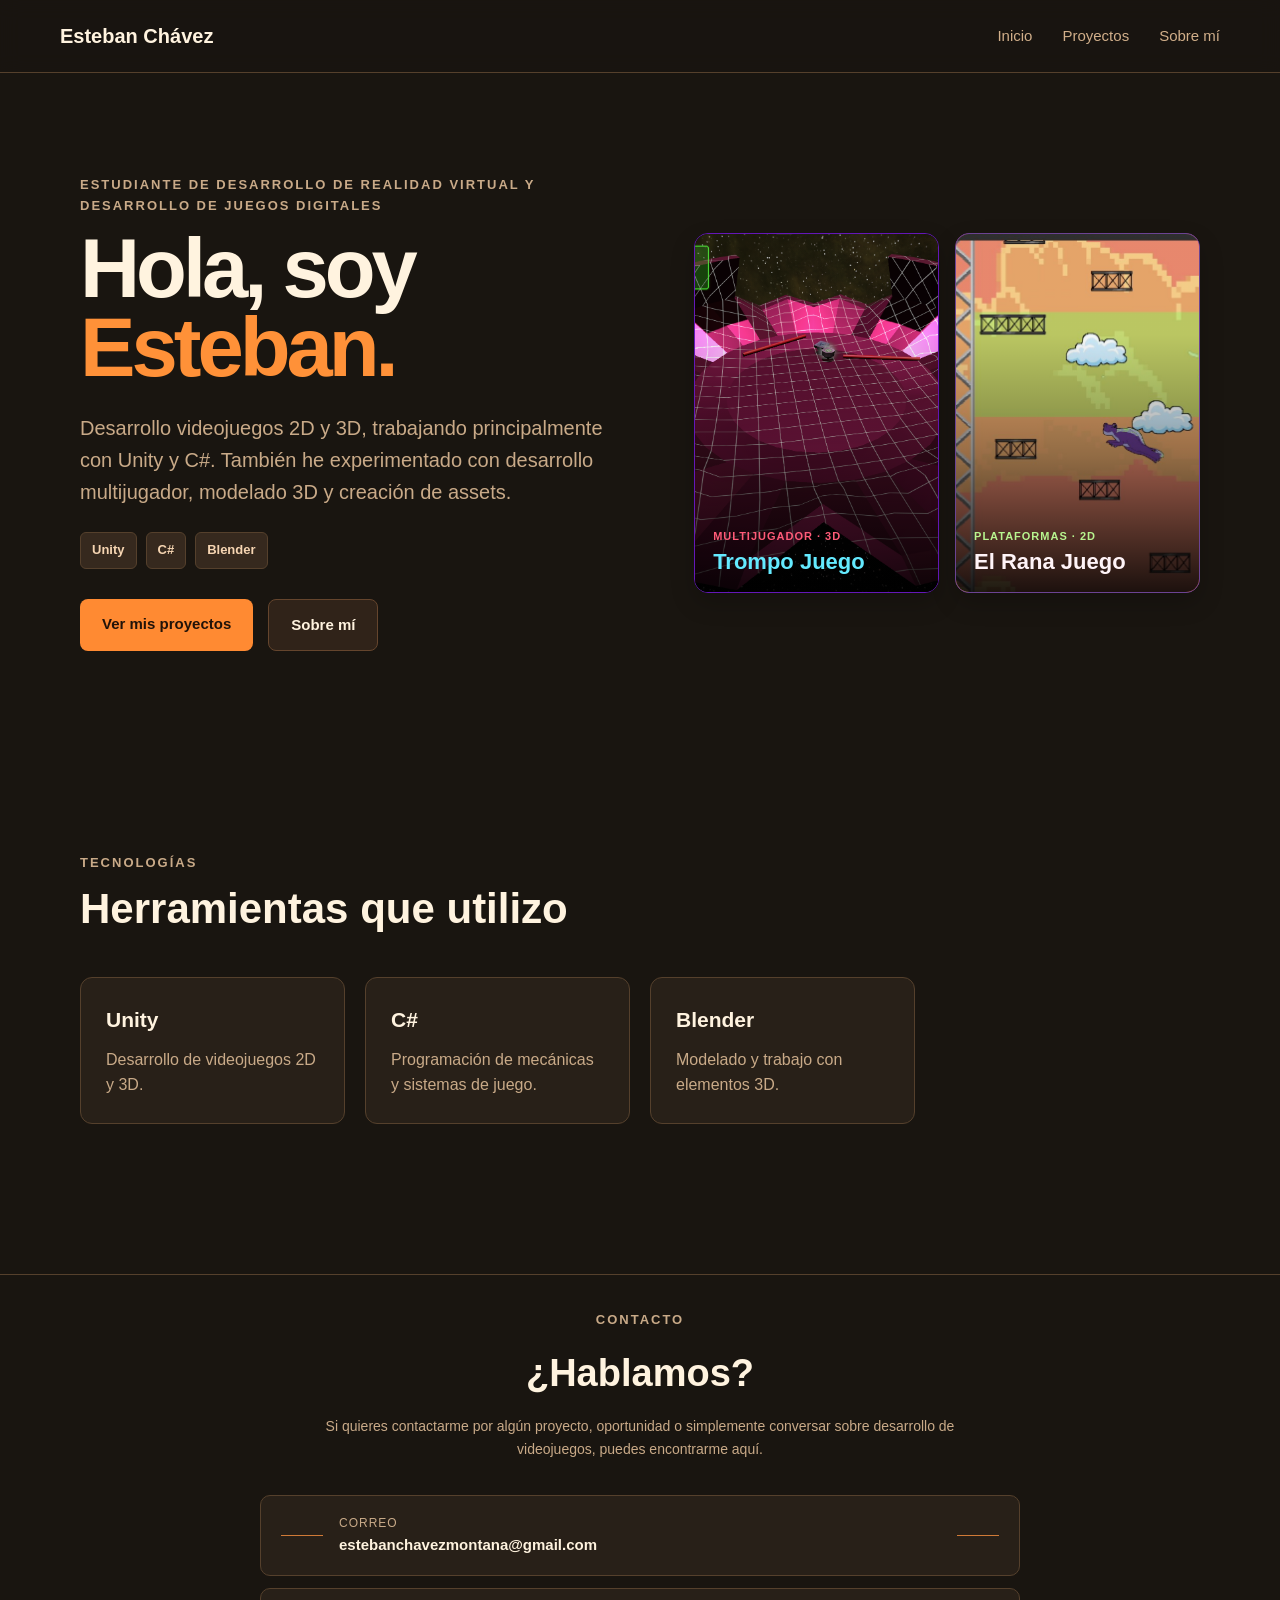
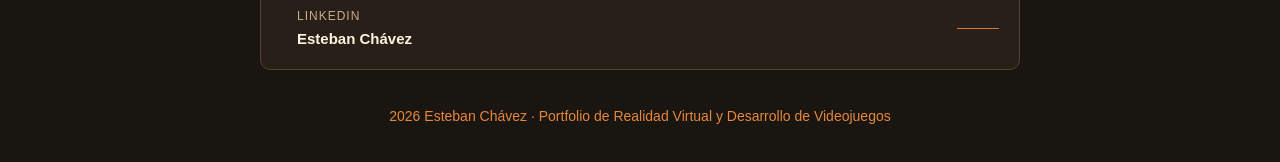
<file: index.html>
<!DOCTYPE html>

<html lang="es">
<head>
    <meta charset="UTF-8">
    <meta name="viewport" content="width=device-width, initial-scale=1.0">
    <meta name="description" content="Portfolio de Esteban Chávez, estudiante de desarrollo de videojuegos.">
    <title>Esteban Chávez | Game Developer</title>
    <link rel="stylesheet" href="style.css">
</head>

<body>

<header class="header">
    <nav class="navbar">

        <a href="index.html" class="logo">
            Esteban Chávez
        </a>

        <div class="nav-links">
            <a href="index.html">Inicio</a>
            <a href="proyectos.html">Proyectos</a>
            <a href="sobre-mi.html">Sobre mí</a>
        </div>

    </nav>
</header>


<main>

    <!-- PRESENTACIÓN -->

    <section class="hero">

    <div class="hero-text">

        <p class="eyebrow">
            ESTUDIANTE DE DESARROLLO DE REALIDAD VIRTUAL Y DESARROLLO DE JUEGOS DIGITALES
        </p>

        <h1>
            Hola, soy <span>Esteban.</span>
        </h1>

        <p class="hero-description">
            Desarrollo videojuegos 2D y 3D, trabajando principalmente
            con Unity y C#. También he experimentado con desarrollo
            multijugador, modelado 3D y creación de assets.
        </p>


        <!-- HERRAMIENTAS PRINCIPALES -->

        <div class="hero-tools">

            <span>Unity</span>
            <span>C#</span>
            <span>Blender</span>

        </div>


        <div class="hero-buttons">

            <a href="proyectos.html" class="button primary">
                Ver mis proyectos
            </a>

            <a href="sobre-mi.html" class="button secondary">
                Sobre mí
            </a>

        </div>

    </div>


    <!-- PROYECTOS DESTACADOS -->

    <div class="hero-projects">

        <!-- TROMPO -->

        <a href="trompo.html" class="hero-project trompo-card">

            <img
                src="imagenes/Trompo/captura2.png"
                alt="Trompo Juego"
            >

            <div class="hero-project-info">

                <span>MULTIJUGADOR · 3D</span>

                <h3>Trompo Juego</h3>

            </div>

        </a>


        <!-- EL RANA -->

        <a href="el-rana.html" class="hero-project rana-card">

            <img
                src="imagenes/el-rana/captura2.jpg"
                alt="El Rana Juego"
            >

            <div class="hero-project-info">

                <span>PLATAFORMAS · 2D</span>

                <h3>El Rana Juego</h3>

            </div>

        </a>

    </div>

</section>


    <!-- HABILIDADES -->

    <section class="skills-section">

        <div class="section-heading">

            <p class="eyebrow">TECNOLOGÍAS</p>

            <h2>Herramientas que utilizo</h2>

        </div>


        <div class="skills-grid">

            <div class="skill">
                <h3>Unity</h3>
                <p>Desarrollo de videojuegos 2D y 3D.</p>
            </div>

            <div class="skill">
                <h3>C#</h3>
                <p>Programación de mecánicas y sistemas de juego.</p>
            </div>
<!--
            <div class="skill">
            <h3>Photon</h3>
                <p>Desarrollo de experiencias multijugador online.</p>
            </div>
-->
            <div class="skill">
                <h3>Blender</h3>
                <p>Modelado y trabajo con elementos 3D.</p>
            </div>
<!--
            <div class="skill">
                <h3>Photoshop</h3>
                <p>Edición y creación de assets para videojuegos.</p>
            </div>

            <div class="skill">
                <h3>Clip studio paint</h3>
                <p>Creación de ilustraciones y assets para videojuegos.</p>
            </div>

            <div class="skill">
                <h3>Davinci Resolve</h3>
                <p>Edición y post-producción de videos para videojuegos.</p>
            </div>
-->
        </div>

    </section>

</main>


<footer class="footer">

<div class="contact-header">
        <p class="eyebrow">CONTACTO</p>

        <h2>¿Hablamos?</h2>

        <p>
            Si quieres contactarme por algún proyecto, oportunidad
            o simplemente conversar sobre desarrollo de videojuegos,
            puedes encontrarme aquí.
        </p>
    </div>


    <div class="contact-links">

        <!-- CORREO -->

        <a
            href="mailto:estebanchavezmontana@gmail.com"
            class="contact-card"
        >
            <div class="contact-icon">
                ————————————————————————
            </div>

            <div class="contact-info">
                <span>Correo</span>
                <strong>estebanchavezmontana@gmail.com</strong>
            </div>

            <span class="contact-arrow">
                —————————————————————————————
            </span>
        </a>


        <!-- LINKEDIN -->

        <a
            href="https://www.linkedin.com/in/esteban-alexis-chavez-monta%C3%B1a-4a76a32a4/"
            target="_blank"
            rel="noopener noreferrer"
            class="contact-card"
        >
            <div class="contact-icon">
            </div>

            <div class="contact-info">
                <span>LinkedIn</span>
                <strong>Esteban Chávez</strong>
            </div>

            <span class="contact-arrow">
                —————————————————————————————————
            </span>
        </a>

    </div>

</section>

        <p>2026 Esteban Chávez · Portfolio de Realidad Virtual y Desarrollo de Videojuegos</p>
        <section class="contact-section">

    </footer>

</body>
</html>
</file>
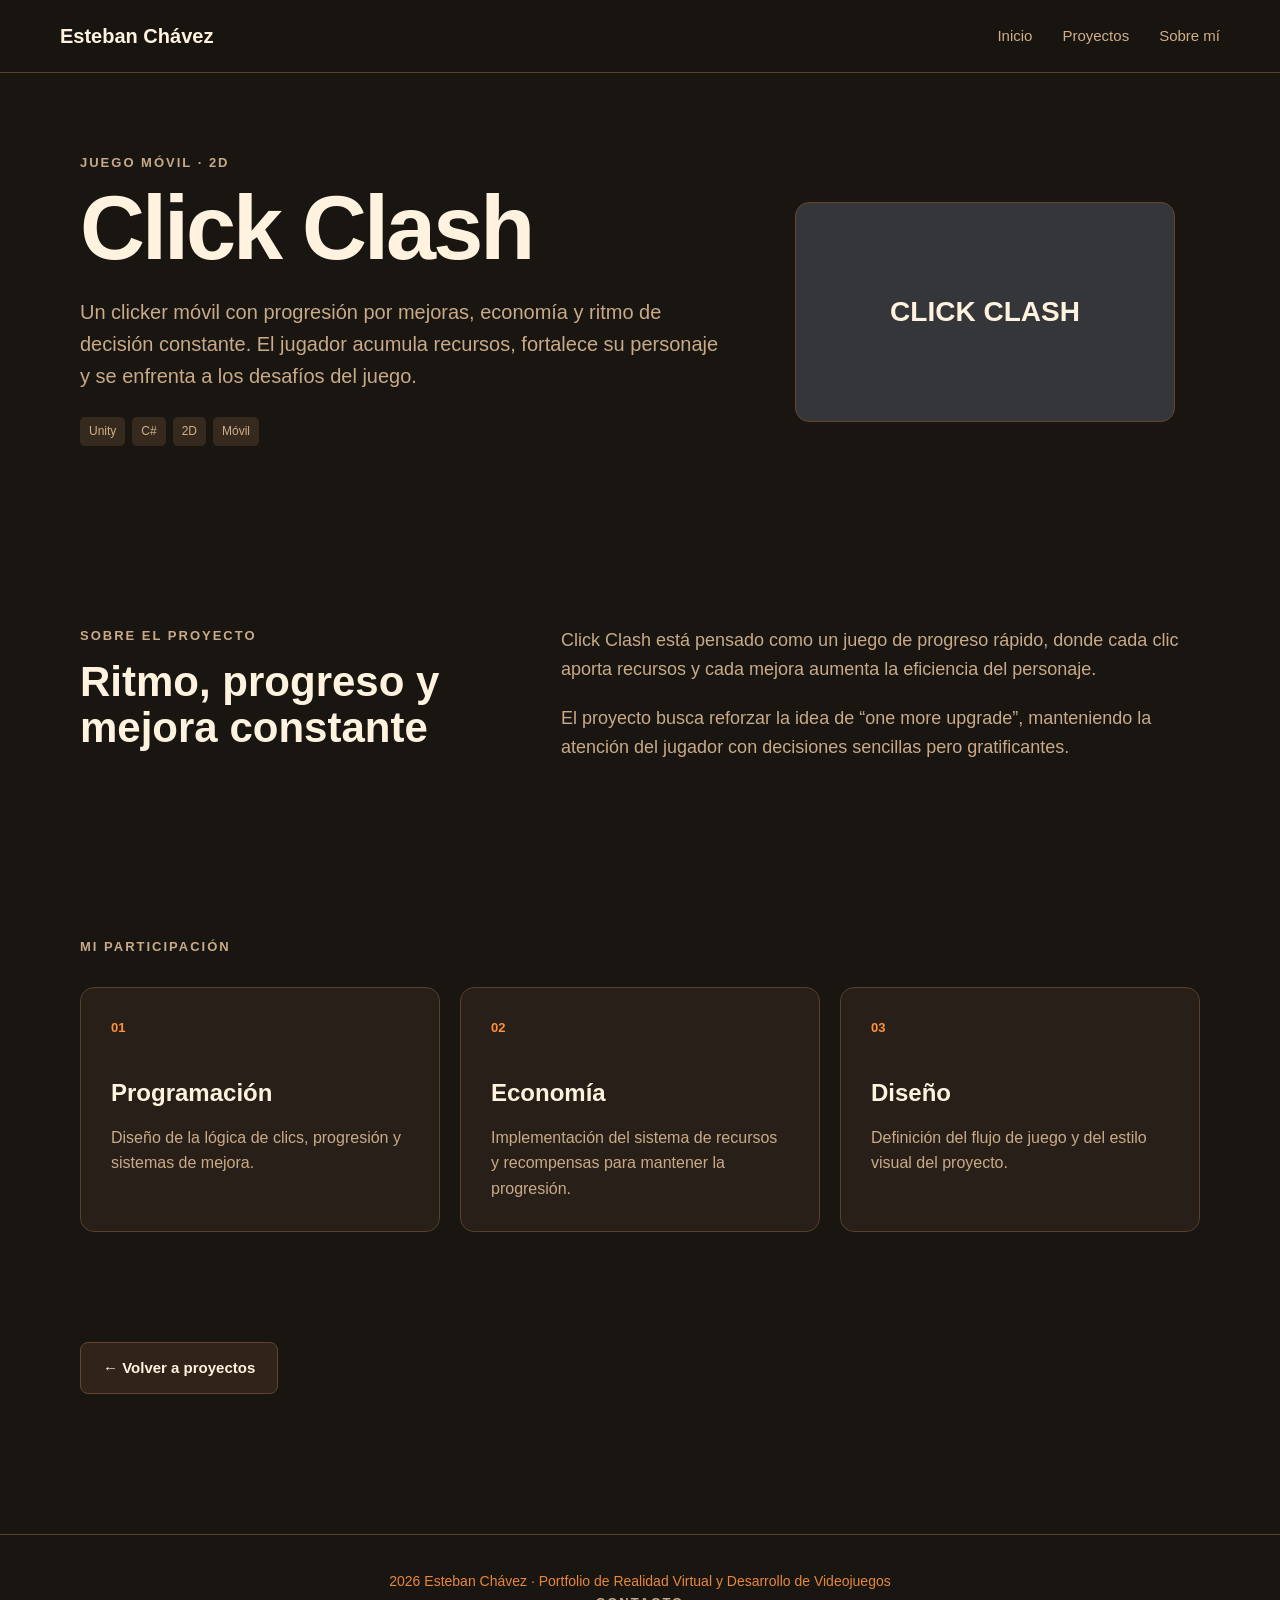
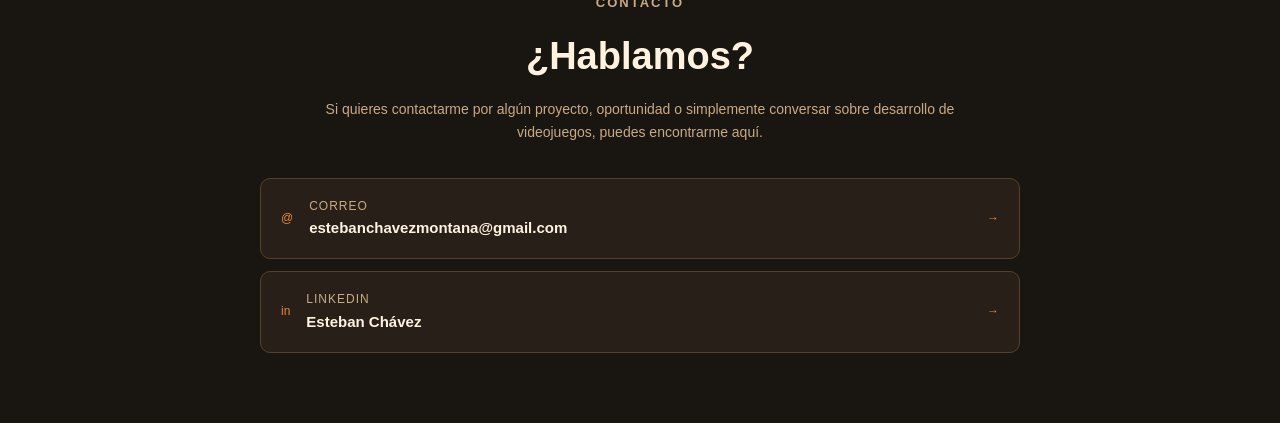
<file: click-clash.html>
<!DOCTYPE html>
<html lang="es">

<head>
    <meta charset="UTF-8">
    <meta name="viewport" content="width=device-width, initial-scale=1.0">
    <meta name="description" content="Click Clash, juego móvil 2D desarrollado por Esteban Chávez.">
    <title>Click Clash | Esteban Chávez</title>
    <link rel="stylesheet" href="style.css">
</head>

<body>
    <header class="header">
        <nav class="navbar">
            <a href="index.html" class="logo">Esteban Chávez</a>

            <div class="nav-links">
                <a href="index.html">Inicio</a>
                <a href="proyectos.html">Proyectos</a>
                <a href="sobre-mi.html">Sobre mí</a>
            </div>
        </nav>
    </header>

    <main>
        <section class="project-page-hero">
            <div class="project-page-intro">
                <p class="eyebrow">JUEGO MÓVIL · 2D</p>
                <h1>Click Clash</h1>
                <p class="project-page-description">
                    Un clicker móvil con progresión por mejoras, economía y ritmo de decisión constante.
                    El jugador acumula recursos, fortalece su personaje y se enfrenta a los desafíos del juego.
                </p>

                <div class="tags">
                    <span>Unity</span>
                    <span>C#</span>
                    <span>2D</span>
                    <span>Móvil</span>
                </div>
            </div>

            <div class="project-page-cover">
                <div class="project-cover-placeholder">CLICK CLASH</div>
            </div>
        </section>

        <section class="project-info-section">
            <div class="project-info-title">
                <p class="eyebrow">SOBRE EL PROYECTO</p>
                <h2>Ritmo, progreso y mejora constante</h2>
            </div>

            <div class="project-info-text">
                <p>
                    Click Clash está pensado como un juego de progreso rápido, donde cada clic aporta recursos
                    y cada mejora aumenta la eficiencia del personaje.
                </p>
                <p>
                    El proyecto busca reforzar la idea de “one more upgrade”, manteniendo la atención del jugador
                    con decisiones sencillas pero gratificantes.
                </p>
            </div>
        </section>

        <section class="project-role-section">
            <div class="project-role-header">
                <p class="eyebrow">MI PARTICIPACIÓN</p>
            </div>

            <div class="role-grid">
                <article class="role-card">
                    <span class="role-number">01</span>
                    <h3>Programación</h3>
                    <p>Diseño de la lógica de clics, progresión y sistemas de mejora.</p>
                </article>

                <article class="role-card">
                    <span class="role-number">02</span>
                    <h3>Economía</h3>
                    <p>Implementación del sistema de recursos y recompensas para mantener la progresión.</p>
                </article>

                <article class="role-card">
                    <span class="role-number">03</span>
                    <h3>Diseño</h3>
                    <p>Definición del flujo de juego y del estilo visual del proyecto.</p>
                </article>
            </div>
        </section>

        <section class="project-back-section">
            <a href="proyectos.html" class="button secondary">← Volver a proyectos</a>
        </section>
    </main>

    <footer class="footer">
        <p>2026 Esteban Chávez · Portfolio de Realidad Virtual y Desarrollo de Videojuegos</p>
        <section class="contact-section">

    <div class="contact-header">
        <p class="eyebrow">CONTACTO</p>

        <h2>¿Hablamos?</h2>

        <p>
            Si quieres contactarme por algún proyecto, oportunidad
            o simplemente conversar sobre desarrollo de videojuegos,
            puedes encontrarme aquí.
        </p>
    </div>


    <div class="contact-links">

        <!-- CORREO -->

        <a
            href="mailto:estebanchavezmontana@gmail.com"
            class="contact-card"
        >
            <div class="contact-icon">
                @
            </div>

            <div class="contact-info">
                <span>Correo</span>
                <strong>estebanchavezmontana@gmail.com</strong>
            </div>

            <span class="contact-arrow">
                →
            </span>
        </a>


        <!-- LINKEDIN -->

        <a
            href="https://www.linkedin.com/in/esteban-alexis-chavez-monta%C3%B1a-4a76a32a4/"
            target="_blank"
            rel="noopener noreferrer"
            class="contact-card"
        >
            <div class="contact-icon">
                in
            </div>

            <div class="contact-info">
                <span>LinkedIn</span>
                <strong>Esteban Chávez</strong>
            </div>

            <span class="contact-arrow">
                →
            </span>
        </a>

    </div>

</section>
    </footer>
</body>
</html>
</file>
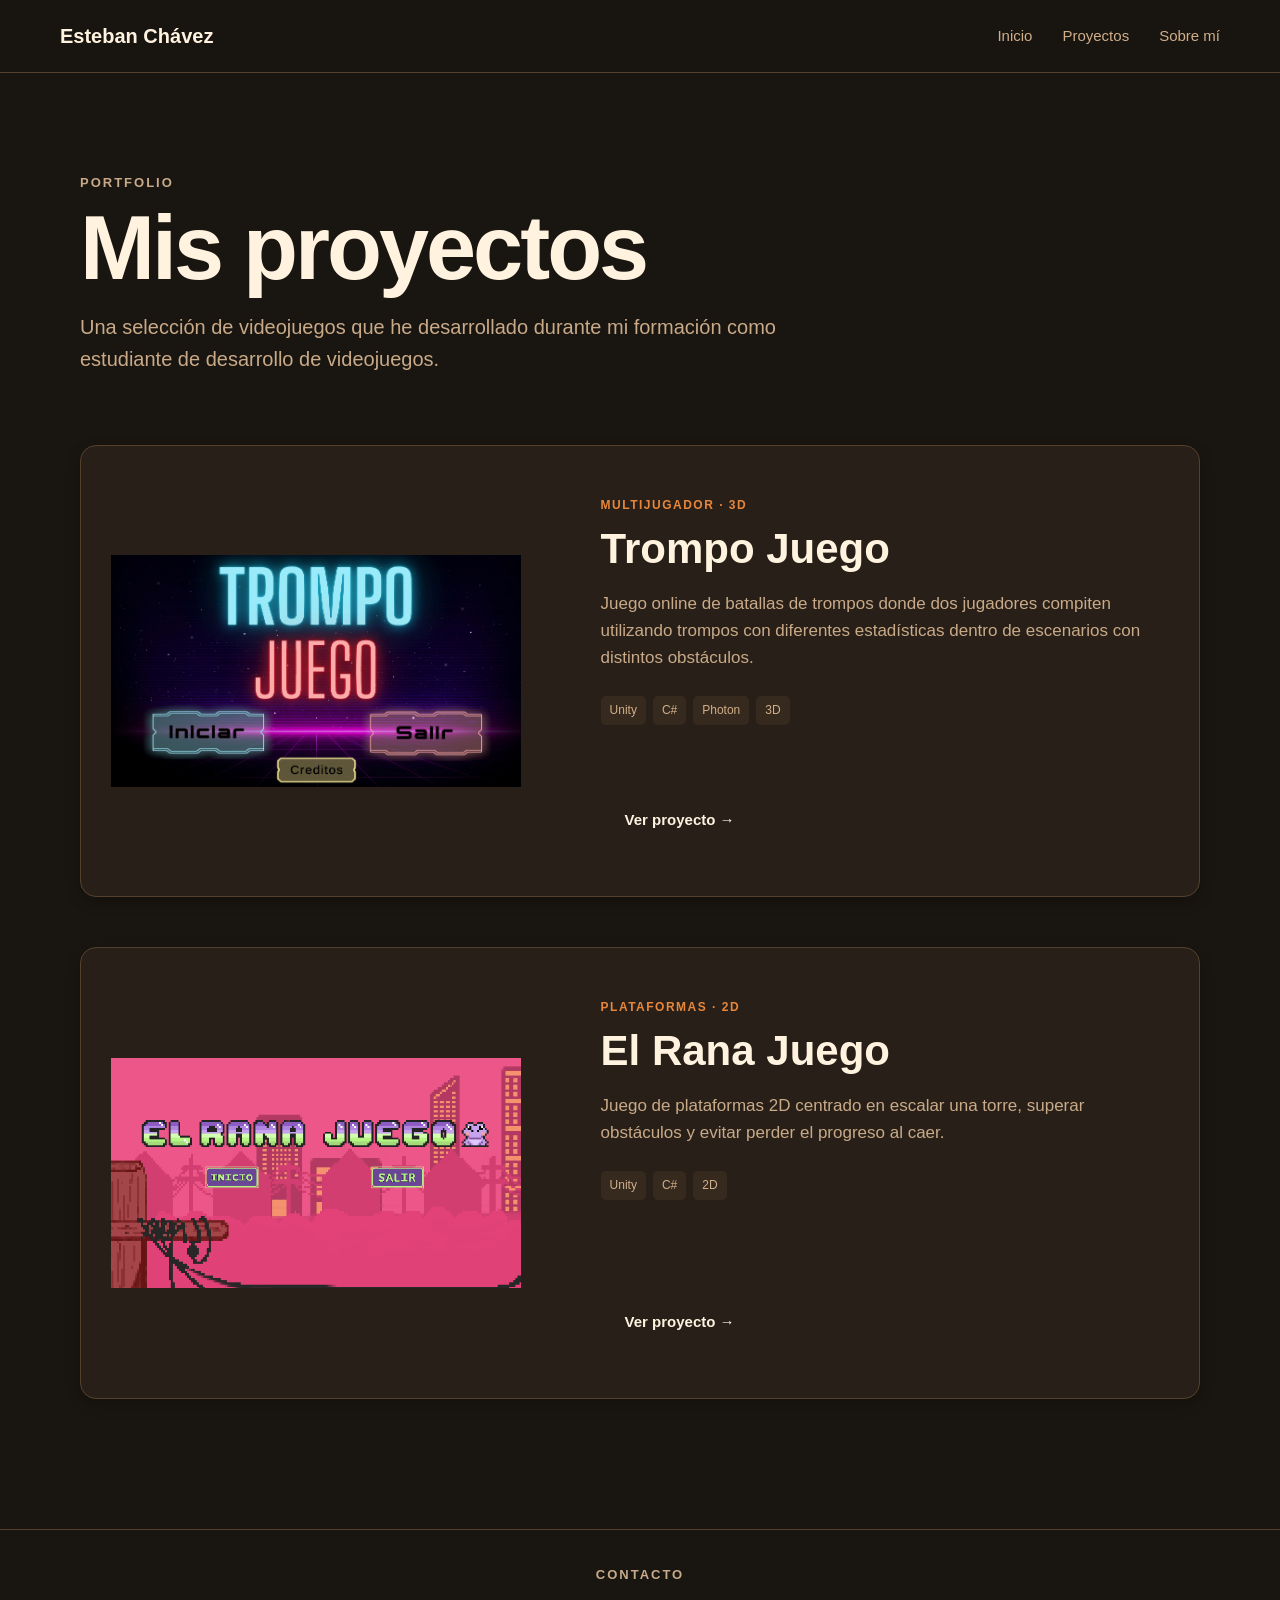
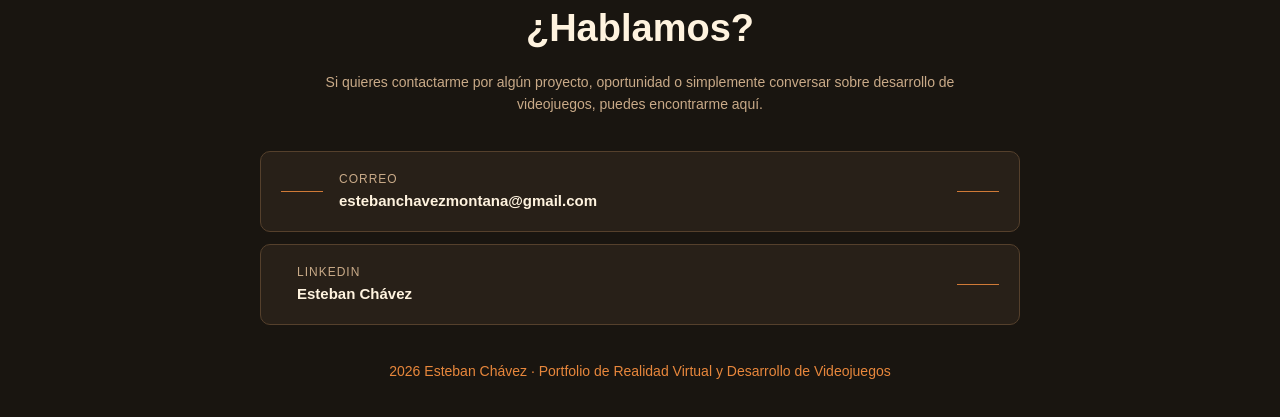
<file: proyectos.html>
<!DOCTYPE html>

<html lang="es">

<head>
    <meta charset="UTF-8">
    <meta name="viewport" content="width=device-width, initial-scale=1.0">

<meta
    name="description"
    content="Proyectos de videojuegos desarrollados por Esteban Chávez."
>

<title>Proyectos | Esteban Chávez</title>

<link rel="stylesheet" href="style.css">

</head>

<body>

<!-- NAVEGACIÓN -->

<header class="header">

    <nav class="navbar">

        <a href="index.html" class="logo">
            Esteban Chávez
        </a>

        <div class="nav-links">

            <a href="index.html">Inicio</a>

            <a href="proyectos.html">Proyectos</a>

            <a href="sobre-mi.html">Sobre mí</a>

        </div>

    </nav>

</header>


<main>

    <!-- CABECERA -->

    <section class="page-header">

        <p class="eyebrow">
            PORTFOLIO
        </p>

        <h1>
            Mis proyectos
        </h1>

        <p>
            Una selección de videojuegos que he desarrollado durante
            mi formación como estudiante de desarrollo de videojuegos.
        </p>

    </section>


    <!-- PROYECTOS -->

    <section class="projects-list">

       <article class="project-detail trompo-detail">

    <div class="project-detail-image">
        <img
            src="imagenes/Trompo/portada.png"
            alt="Pantalla principal de Trompo Juego"
        >
    </div>

    <div class="project-detail-content">

        <div>

            <p class="project-type">
                MULTIJUGADOR · 3D
            </p>

            <h2>
                Trompo Juego
            </h2>

            <p>
                Juego online de batallas de trompos donde dos jugadores
                compiten utilizando trompos con diferentes estadísticas
                dentro de escenarios con distintos obstáculos.
            </p>

            <div class="tags">
                <span>Unity</span>
                <span>C#</span>
                <span>Photon</span>
                <span>3D</span>
            </div>

        </div>

        <a
            href="trompo.html"
            class="button project-button"
        >
            Ver proyecto →
        </a>

    </div>

</article>


        <article class="project-detail rana-detail">

    <div class="project-detail-image">
        <img
            src="imagenes/el-rana/portada.png"
            alt="Pantalla principal de El Rana Juego"
        >
    </div>

    <div class="project-detail-content">

        <div>

            <p class="project-type">
                PLATAFORMAS · 2D
            </p>

            <h2>
                El Rana Juego
            </h2>

            <p>
                Juego de plataformas 2D centrado en escalar una torre,
                superar obstáculos y evitar perder el progreso al caer.
            </p>

            <div class="tags">
                <span>Unity</span>
                <span>C#</span>
                <span>2D</span>
            </div>

        </div>

        <a
            href="el-rana.html"
            class="button project-button"
        >
            Ver proyecto →
        </a>

    </div>

</article>


    </section>

</main>


<!-- FOOTER -->

<footer class="footer">

<div class="contact-header">
        <p class="eyebrow">CONTACTO</p>

        <h2>¿Hablamos?</h2>

        <p>
            Si quieres contactarme por algún proyecto, oportunidad
            o simplemente conversar sobre desarrollo de videojuegos,
            puedes encontrarme aquí.
        </p>
    </div>


    <div class="contact-links">

        <!-- CORREO -->

        <a
            href="mailto:TU_CORREO@gmail.com"
            class="contact-card"
        >
            <div class="contact-icon">
                ————————————————————————
            </div>

            <div class="contact-info">
                <span>Correo</span>
                <strong>estebanchavezmontana@gmail.com</strong>
            </div>

            <span class="contact-arrow">
                —————————————————————————————
            </span>
        </a>


        <!-- LINKEDIN -->

        <a
            href="https://www.linkedin.com/in/esteban-alexis-chavez-monta%C3%B1a-4a76a32a4/"
            target="_blank"
            rel="noopener noreferrer"
            class="contact-card"
        >
            <div class="contact-icon">
            </div>

            <div class="contact-info">
                <span>LinkedIn</span>
                <strong>Esteban Chávez</strong>
            </div>

            <span class="contact-arrow">
                —————————————————————————————————
            </span>
        </a>

    </div>

</section>

        <p>2026 Esteban Chávez · Portfolio de Realidad Virtual y Desarrollo de Videojuegos</p>
        <section class="contact-section">

    </footer>

</body>

</html>
</file>
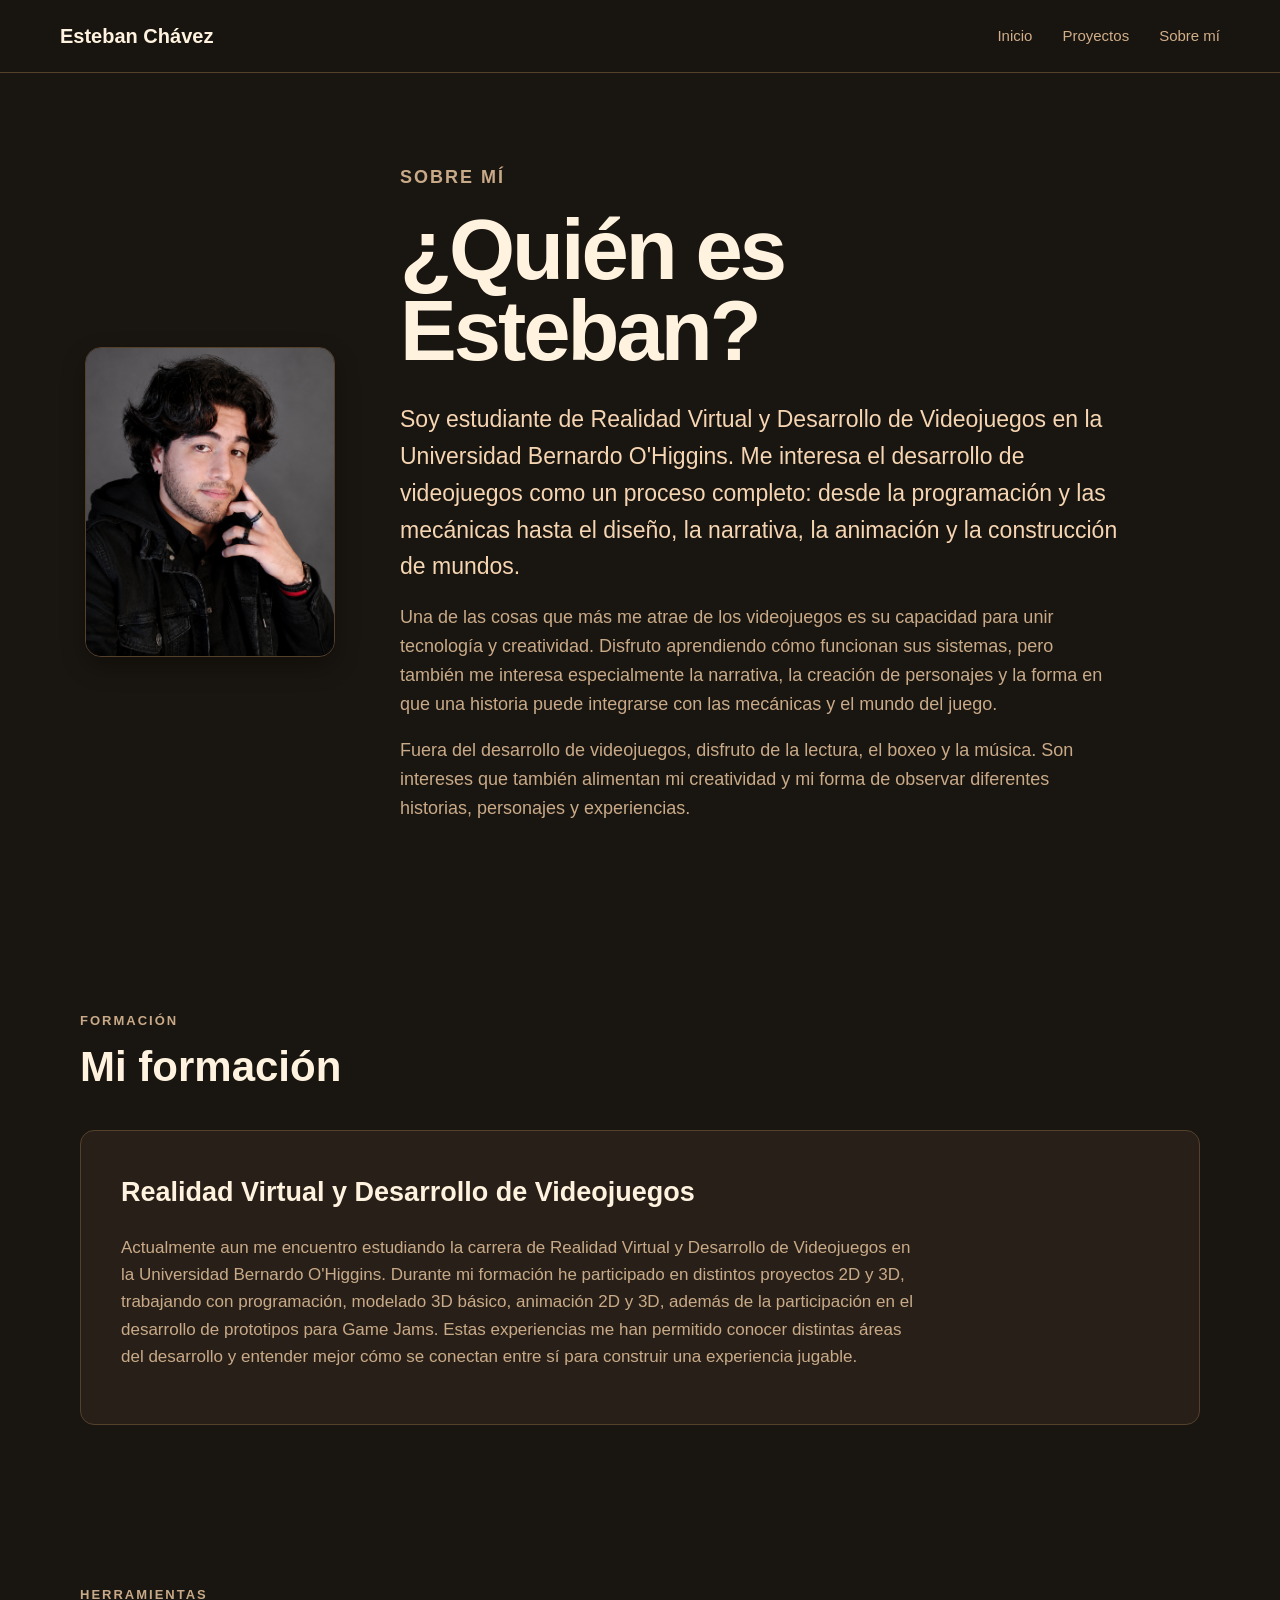
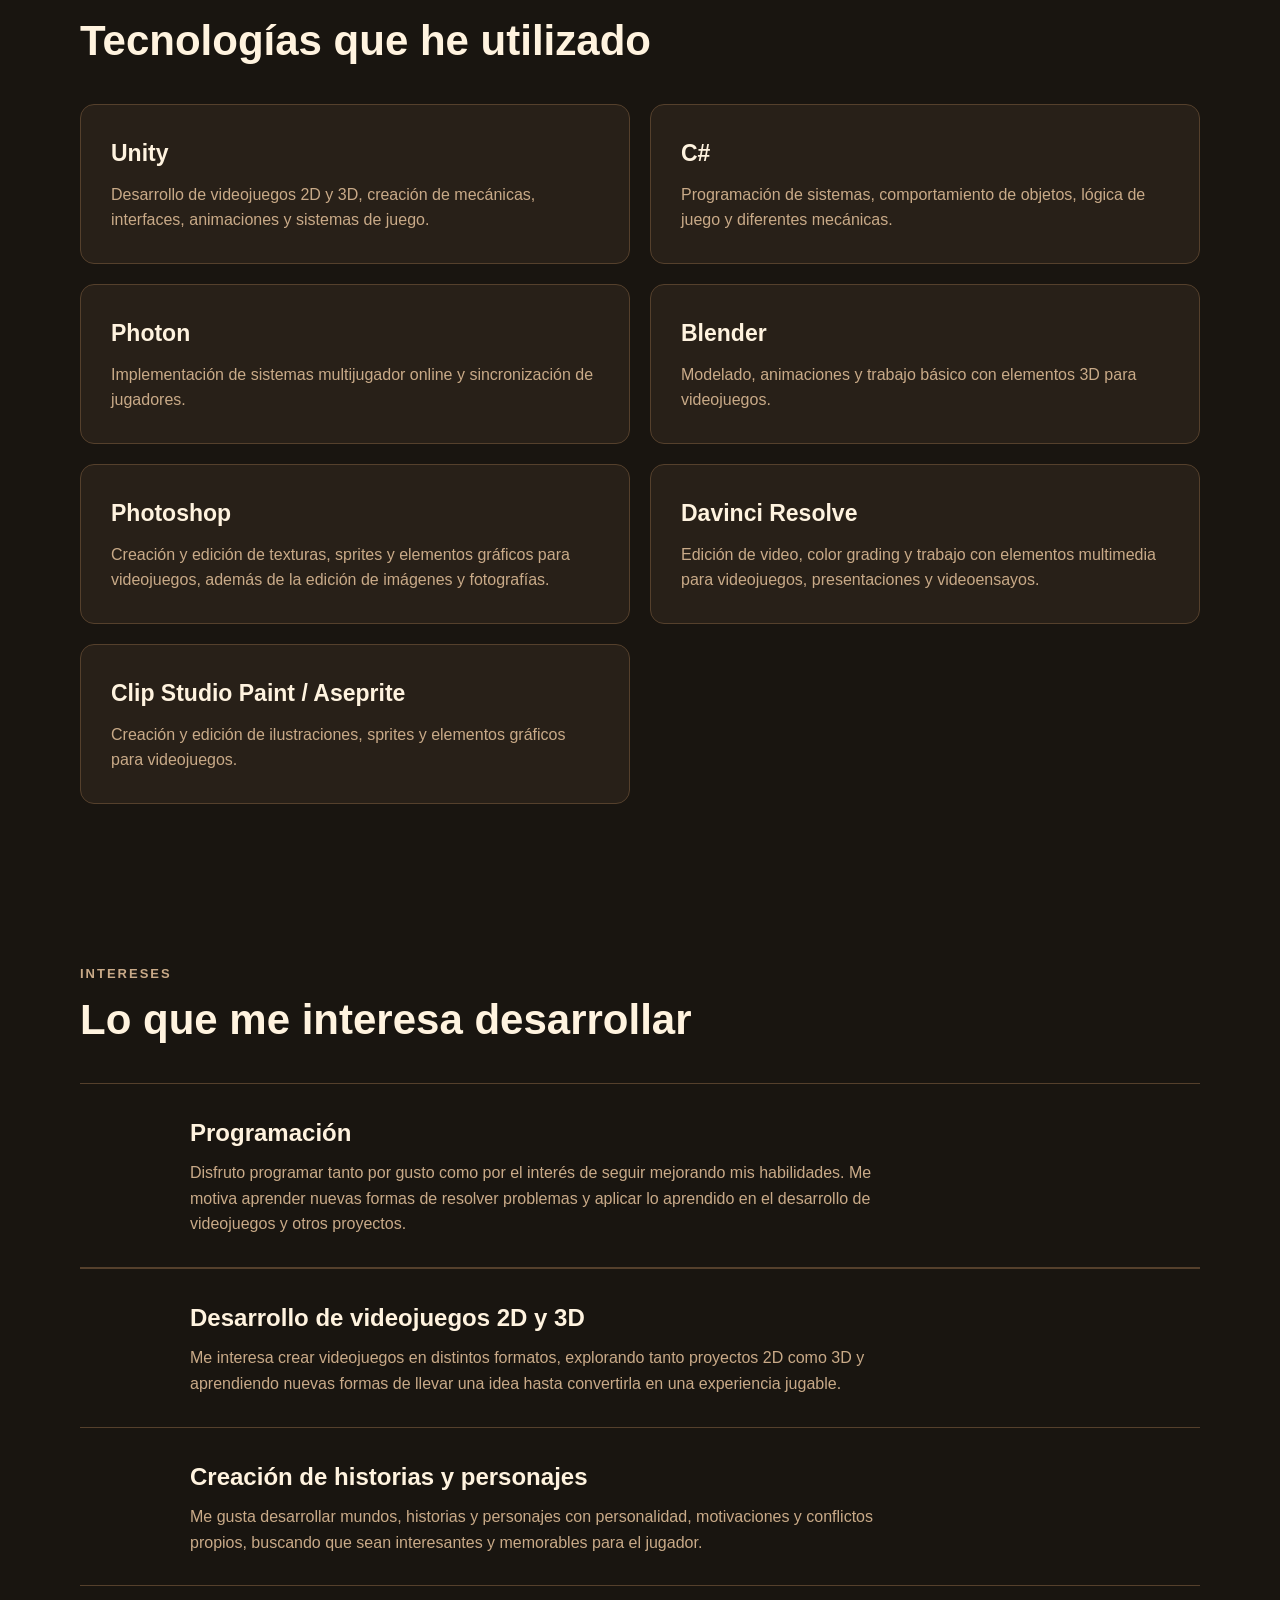
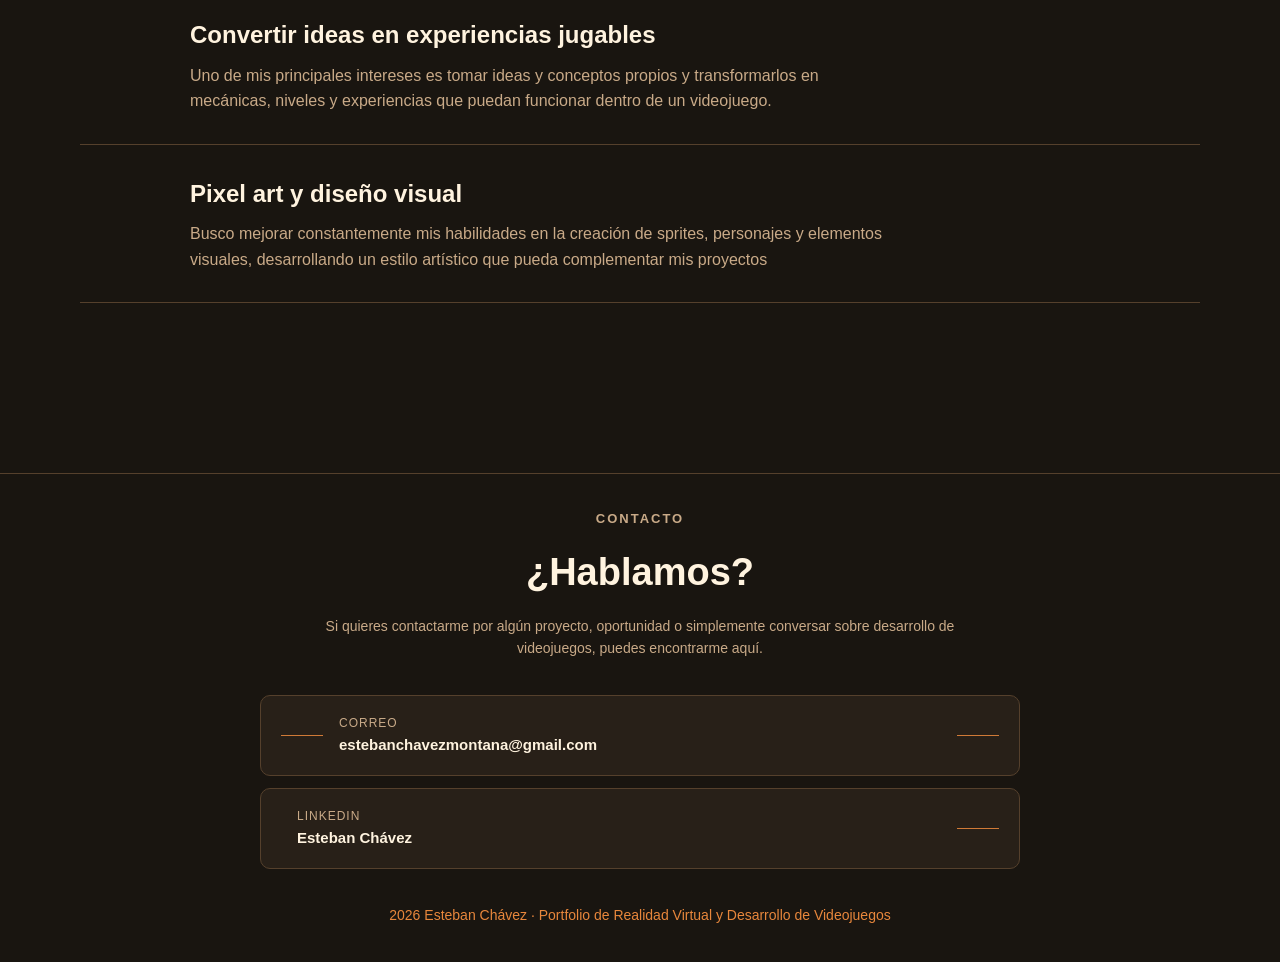
<file: sobre-mi.html>
<!DOCTYPE html>
<html lang="es">

<head>
    <meta charset="UTF-8">
    <meta name="viewport" content="width=device-width, initial-scale=1.0">

    <meta
        name="description"
        content="Sobre Esteban Chávez, estudiante de Realidad Virtual y Desarrollo de Videojuegos."
    >

    <title>Sobre mí | Esteban Chávez</title>

    <link rel="stylesheet" href="style.css">
</head>

<body>

    <!-- NAVEGACIÓN -->

    <header class="header">

        <nav class="navbar">

            <a href="index.html" class="logo">
                Esteban Chávez
            </a>

            <div class="nav-links">
                <a href="index.html">Inicio</a>
                <a href="proyectos.html">Proyectos</a>
                <a href="sobre-mi.html">Sobre mí</a>
            </div>

        </nav>

    </header>


    <main>

        <!-- PRESENTACIÓN -->

        <section class="about-hero">

            <div class="about-photo">

                <img
                    src="imagenes/imgperfil.png"
                    alt="Fotografía de Esteban Chávez"
                >

            </div>


            <div class="about-intro">

    <p class="eyebrow">
        SOBRE MÍ
    </p>

    <h1>
        ¿Quién es Esteban?
    </h1>

    <p class="about-main-text">
        Soy estudiante de Realidad Virtual y Desarrollo de Videojuegos en la
        Universidad Bernardo O'Higgins. Me interesa el desarrollo de videojuegos
        como un proceso completo: desde la programación y las mecánicas hasta el
        diseño, la narrativa, la animación y la construcción de mundos.
    </p>

    <p>
        Una de las cosas que más me atrae de los videojuegos es su capacidad para
        unir tecnología y creatividad. Disfruto aprendiendo cómo funcionan sus
        sistemas, pero también me interesa especialmente la narrativa, la creación
        de personajes y la forma en que una historia puede integrarse con las
        mecánicas y el mundo del juego.
    </p>

    <p>
        Fuera del desarrollo de videojuegos, disfruto de la lectura, el boxeo y
        la música. Son intereses que también alimentan mi creatividad y mi forma
        de observar diferentes historias, personajes y experiencias.
    </p>

</div>

        </section>


        <!-- FORMACIÓN -->

        <section class="about-section">

            <div class="about-section-title">

                <p class="eyebrow">
                    FORMACIÓN
                </p>

                <h2>
                    Mi formación
                </h2>

            </div>


            <div class="about-info-card">

                <h3>
                    Realidad Virtual y Desarrollo de Videojuegos
                </h3>

                <p>
                    Actualmente aun me encuentro estudiando la carrera de Realidad Virtual 
                    y Desarrollo de Videojuegos en la Universidad Bernardo O'Higgins. 
                    Durante mi formación he participado en distintos proyectos 2D y 3D,
                    trabajando con programación, modelado 3D básico, animación 2D y 3D, además
                    de la participación en el desarrollo de prototipos para Game Jams. 
                    
                    Estas experiencias me han permitido conocer
                    distintas áreas del desarrollo y entender mejor cómo se conectan entre sí
                    para construir una experiencia jugable.
                </p>

            </div>

        </section>


        <!-- HERRAMIENTAS -->

        <section class="about-section">

            <div class="about-section-title">

                <p class="eyebrow">
                    HERRAMIENTAS
                </p>

                <h2>
                    Tecnologías que he utilizado
                </h2>

            </div>


            <div class="about-skills-grid">

                <div class="about-skill-card">

                    <h3>Unity</h3>

                    <p>
                        Desarrollo de videojuegos 2D y 3D, creación de
                        mecánicas, interfaces, animaciones y sistemas de juego.
                    </p>

                </div>


                <div class="about-skill-card">

                    <h3>C#</h3>

                    <p>
                        Programación de sistemas, comportamiento de objetos,
                        lógica de juego y diferentes mecánicas.
                    </p>

                </div>


                <div class="about-skill-card">

                    <h3>Photon</h3>

                    <p>
                        Implementación de sistemas multijugador online y
                        sincronización de jugadores.
                    </p>

                </div>


                <div class="about-skill-card">

                    <h3>Blender</h3>

                    <p>
                        Modelado, animaciones y trabajo básico con elementos 3D para
                        videojuegos.
                    </p>

                </div>

                <div class="about-skill-card">

                    <h3>Photoshop</h3>

                    <p>
                        Creación y edición de texturas, sprites y elementos gráficos para
                        videojuegos, además de la edición de imágenes y fotografías.
                    </p>

                </div>

                <div class="about-skill-card">

                    <h3>Davinci Resolve</h3>

                    <p>
                        Edición de video, color grading y trabajo con elementos multimedia para
                        videojuegos, presentaciones y videoensayos.
                    </p>

                </div>

                <div class="about-skill-card">

                    <h3>Clip Studio Paint / Aseprite</h3>

                    <p>
                        Creación y edición de ilustraciones, sprites y elementos gráficos para
                        videojuegos.
                    </p>

                </div>

            </div>

        </section>


        <!-- INTERESES -->

        <section class="about-section interests-section">

            <div class="about-section-title">

                <p class="eyebrow">
                    INTERESES
                </p>

                <h2>
                    Lo que me interesa desarrollar
                </h2>

            </div>


            <div class="interests-list">

                <div class="interest-item">

                    <span></span>

                    <div>
                        <h3>Programación</h3>

                        <p>
                            Disfruto programar tanto por gusto como por el interés 
                            de seguir mejorando mis habilidades. Me motiva aprender 
                            nuevas formas de resolver problemas y aplicar lo aprendido 
                            en el desarrollo de videojuegos y otros proyectos.
                        </p>
                    </div>

                </div>

                <div class="interests-list">



                <div class="interest-item">

                    <span></span>

                    <div>
                        <h3>Desarrollo de videojuegos 2D y 3D</h3>

                        <p>
                            Me interesa crear videojuegos en distintos formatos, 
                            explorando tanto proyectos 2D como 3D y aprendiendo 
                            nuevas formas de llevar una idea hasta convertirla 
                            en una experiencia jugable.
                        </p>
                    </div>

                </div>


                <div class="interest-item">

                    <span></span>

                    <div>
                        <h3>Creación de historias y personajes</h3>

                        <p>
                            Me gusta desarrollar mundos, historias y personajes 
                            con personalidad, motivaciones y conflictos propios, 
                            buscando que sean interesantes y memorables para el jugador.
                        </p>
                    </div>

                </div>


                <div class="interest-item">

                    <span></span>

                    <div>
                        <h3>Convertir ideas en experiencias jugables</h3>

                        <p>
                            Uno de mis principales intereses es tomar ideas y conceptos propios 
                            y transformarlos en mecánicas, niveles y experiencias que puedan 
                            funcionar dentro de un videojuego.
                        </p>
                    </div>

                </div>

                <div class="interest-item">

                    <span></span>

                    <div>
                        <h3>Pixel art y diseño visual</h3>

                        <p>
                           Busco mejorar constantemente mis habilidades en la creación de sprites, 
                           personajes y elementos visuales, desarrollando un estilo artístico que 
                           pueda complementar mis proyectos
                        </p>
                    </div>

                </div>

            </div>

        </section>

    </main>


    <footer class="footer">

<div class="contact-header">
        <p class="eyebrow">CONTACTO</p>

        <h2>¿Hablamos?</h2>

        <p>
            Si quieres contactarme por algún proyecto, oportunidad
            o simplemente conversar sobre desarrollo de videojuegos,
            puedes encontrarme aquí.
        </p>
    </div>


    <div class="contact-links">

        <!-- CORREO -->

        <a
            href="mailto:TU_CORREO@gmail.com"
            class="contact-card"
        >
            <div class="contact-icon">
                ————————————————————————
            </div>

            <div class="contact-info">
                <span>Correo</span>
                <strong>estebanchavezmontana@gmail.com</strong>
            </div>

            <span class="contact-arrow">
                —————————————————————————————
            </span>
        </a>


        <!-- LINKEDIN -->

        <a
            href="https://www.linkedin.com/in/esteban-alexis-chavez-monta%C3%B1a-4a76a32a4/"
            target="_blank"
            rel="noopener noreferrer"
            class="contact-card"
        >
            <div class="contact-icon">
            </div>

            <div class="contact-info">
                <span>LinkedIn</span>
                <strong>Esteban Chávez</strong>
            </div>

            <span class="contact-arrow">
                —————————————————————————————————
            </span>
        </a>

    </div>

</section>

        <p>2026 Esteban Chávez · Portfolio de Realidad Virtual y Desarrollo de Videojuegos</p>
        <section class="contact-section">

    </footer>

</body>

</html>
</file>
<file: style.css>
﻿:root {

    --bg: #191510;

    --surface: #282018;

    --text: #fff3df;

    --muted: #c9aa88;

    --border: #55402c;

    --soft: #36291e;

    --shadow: rgba(0, 0, 0, 0.28);

}

* {

    margin: 0;

    padding: 0;

    box-sizing: border-box;

}

html { scroll-behavior: smooth; }

body {

    font-family: Arial, Helvetica, sans-serif;

    background: var(--bg);

    color: var(--text);

    line-height: 1.6;

}

a {

    color: inherit;

    text-decoration: none;

}

img {

    max-width: 100%;

    display: block;

}

main {

    max-width: 1200px;

    margin: 0 auto;

}

/* ========================================

   HEADER

======================================== */

.header {

    position: sticky;

    top: 0;

    z-index: 100;

    background: rgba(25, 21, 16, 0.94);

    border-bottom: 1px solid var(--border);

    backdrop-filter: blur(10px);

}

.navbar {

    max-width: 1200px;

    margin: 0 auto;

    padding: 20px;

    display: flex;

    align-items: center;

    justify-content: space-between;

}

.logo {

    font-size: 20px;

    font-weight: 700;

}

.nav-links {

    display: flex;

    gap: 30px;

    flex-wrap: wrap;

}

.nav-links a {

    font-size: 15px;

    color: #d1af8a;

    transition: color 0.2s ease;

}

.nav-links a:hover {

    color: #ff9b42;

}

/* ========================================

   ELEMENTOS REUTILIZABLES

======================================== */

.eyebrow {

    margin-bottom: 12px;

    font-size: 13px;

    font-weight: 700;

    letter-spacing: 2px;

    color: var(--muted);

}

.section-heading,

.about-section-title,

.project-info-title {

    max-width: 700px;

}

.section-heading { margin-bottom: 45px; }

.about-section-title { margin-bottom: 40px; }

.section-heading h2,

.about-section-title h2,

.project-info-title h2 {

    font-size: 42px;

    line-height: 1.1;

}

.section-heading h2 { margin-bottom: 12px; }

.section-heading > p:last-child { color: var(--muted); }

.button {

    display: inline-block;

    padding: 13px 22px;

    border-radius: 8px;

    font-size: 15px;

    font-weight: 700;

    transition: transform 0.2s ease, background 0.2s ease;

}

.button:hover {

    transform: translateY(-3px);

}

.button.primary {

    background: #ff8a32;

    color: #211309;

}

.button.primary:hover {

    background: #ffb24d;

}

.button.secondary {

    background: #302319;

    border: 1px solid #65452d;

}

.button.secondary:hover {

    background: var(--soft);

}

.tags {

    display: flex;

    flex-wrap: wrap;

    gap: 7px;

    margin-bottom: 25px;

}

.tags span {

    padding: 5px 9px;

    background: var(--soft);

    border-radius: 5px;

    font-size: 12px;

    color: #d1af8a;

}

/* ========================================

   INDEX

======================================== */

.hero {
    min-height: 680px;
    padding: 80px 40px;
    display: grid;
    grid-template-columns: minmax(0, 1.05fr) minmax(420px, 0.95fr);
    gap: 55px;
    align-items: center;
}

.hero-text {
    min-width: 0;
    max-width: 700px;
}

.hero h1 {
    margin-bottom: 25px;
    font-size: clamp(55px, 6.5vw, 92px);
    line-height: 0.95;
    letter-spacing: -4px;
}

.hero h1 span {
    color: #ff9138;
}

.hero-description {
    max-width: 620px;
    margin-bottom: 24px;
    font-size: 20px;
    color: var(--muted);
}

.hero-tools {
    display: flex;
    flex-wrap: wrap;
    gap: 9px;
    margin-bottom: 30px;
}

.hero-tools span {
    padding: 7px 11px;
    background: var(--soft);
    border: 1px solid var(--border);
    border-radius: 6px;
    color: #f6d5b2;
    font-size: 13px;
    font-weight: 700;
}

.hero-buttons {
    display: flex;
    gap: 15px;
    flex-wrap: wrap;
}

.hero-projects {
    min-width: 0;
    display: grid;
    grid-template-columns: repeat(2, minmax(0, 1fr));
    gap: 16px;
}

.hero-project {
    position: relative;
    min-width: 0;
    height: 360px;
    overflow: hidden;
    border: 1px solid var(--border);
    border-radius: 14px;
    background: var(--surface);
    box-shadow: 0 10px 25px rgba(0, 0, 0, 0.20);
    transition: transform 0.25s ease, box-shadow 0.25s ease;
}

.hero-project:hover {
    transform: translateY(-6px);
    box-shadow: 0 16px 32px rgba(0, 0, 0, 0.30);
}

.hero-project img {
    position: absolute;
    inset: 0;
    width: 100%;
    height: 100%;
    max-width: none;
    object-fit: cover;
}

.hero-project::after {
    content: "";
    position: absolute;
    inset: 0;
    background: linear-gradient(
        to top,
        rgba(0, 0, 0, 0.88) 0%,
        rgba(0, 0, 0, 0.35) 38%,
        rgba(0, 0, 0, 0.02) 72%
    );
    pointer-events: none;
}

.hero-project-info {
    position: absolute;
    left: 18px;
    right: 18px;
    bottom: 18px;
    z-index: 2;
}

.hero-project-info span {
    display: block;
    margin-bottom: 4px;
    color: #fff;
    font-size: 11px;
    font-weight: 700;
    letter-spacing: 1px;
}

.hero-project-info h3 {
    color: #fff;
    font-size: 22px;
    line-height: 1.1;
}

.hero-project.trompo-card .hero-project-info span {
    color: #ff5b78;
}

.hero-project.trompo-card .hero-project-info h3 {
    color: #64eaff;
}

.hero-project.rana-card .hero-project-info span {
    color: #b8f58f;
}

.hero-project.rana-card .hero-project-info h3 {
    color: #fff4f8;
}

.projects-section,

.skills-section {

    padding: 100px 40px;

}

.projects-grid {

    display: grid;

    grid-template-columns: repeat(3, minmax(0, 1fr));

    gap: 25px;

}

.project-card {

    overflow: hidden;

    background: var(--surface);

    border: 1px solid var(--border);

    border-radius: 14px;

    transition: transform 0.25s ease, box-shadow 0.25s ease;

}

.project-card:hover {

    transform: translateY(-8px);

    box-shadow: 0 15px 35px rgba(0, 0, 0, 0.28);

}

.project-image {

    height: 230px;

    display: flex;

    align-items: center;

    justify-content: center;

    background: #3a291c;

    font-size: 25px;

    font-weight: 700;

}

.project-image img {
    width: 100%;
    height: 100%;
    max-width: none;
    object-fit: cover;
}

.click-clash-image { background: #4a2c19; }

.trompo-image { background: #292b2e; }

.rana-image { background: #34363a; }

.project-image span,

.project-detail-image span {

    color: #f6d5b2;

}

.project-content {

    padding: 25px;

}

.project-type {

    margin-bottom: 12px;

    font-size: 12px;

    font-weight: 700;

    letter-spacing: 1.5px;

    color: #e8873c;

}

.project-content h3 {

    margin-bottom: 12px;

    font-size: 27px;

}

.project-content > p:not(.project-type) {

    min-height: 100px;

    margin-bottom: 20px;

    color: var(--muted);

}

.project-link {

    font-weight: 700;

    transition: color 0.2s ease;

}

.project-link:hover {

    color: var(--muted);

}

.skills-grid {

    display: grid;

    grid-template-columns: repeat(4, minmax(0, 1fr));

    gap: 20px;

}

.skill {

    padding: 25px;

    background: var(--surface);

    border: 1px solid var(--border);

    border-radius: 12px;

}

.skill h3 {

    margin-bottom: 10px;

    font-size: 21px;

}

.skill p {

    color: var(--muted);

}

/* ========================================

   PAGINA PROYECTOS

======================================== */

.page-header {

    padding: 100px 40px 70px;

}

.page-header h1 {

    margin-bottom: 20px;

    font-size: clamp(55px, 8vw, 90px);

    line-height: 0.95;

    letter-spacing: -3px;

}

.page-header > p:last-child {

    max-width: 700px;

    font-size: 20px;

    color: var(--muted);

}

.projects-list {

    display: flex;

    flex-direction: column;

    gap: 50px;

    padding: 0 40px 80px;

}

.project-detail {

    display: grid;

    grid-template-columns: 42% 58%;

    min-height: 450px;

    overflow: hidden;

    background: var(--surface);

    border: 1px solid var(--border);

    border-radius: 16px;

    box-shadow: 0 5px 15px rgba(0, 0, 0, 0.20);

    transition: transform 0.25s ease, box-shadow 0.25s ease;

}

.project-detail:hover {

    transform: translateY(-5px);

    box-shadow: 0 15px 35px var(--shadow);

}

.project-detail-image {

    min-height: 450px;

    padding: 30px;

    display: flex;

    align-items: center;

    justify-content: center;

    font-size: 32px;

    font-weight: 700;

}

.project-detail-content {

    padding: 50px;

    display: flex;

    flex-direction: column;

    justify-content: space-between;

}

.project-detail-content h2 {

    margin-bottom: 18px;

    font-size: 42px;

    line-height: 1.05;

}

.project-detail-content p:not(.project-type) {

    max-width: 650px;

    margin-bottom: 18px;

    color: var(--muted);

    font-size: 17px;

}

.project-detail-content .tags {

    margin-top: 25px;

    margin-bottom: 0;

}

.project-button {

    align-self: flex-start;

    margin-top: 35px;

    padding: 14px 24px;

}

/* ========================================

   SOBRE MI

======================================== */

.about-hero {

    min-height: 560px;

    padding: 90px 40px;

    display: grid;

    grid-template-columns: 260px 1fr;

    gap: 60px;

    align-items: center;

}

.about-photo {

    display: flex;

    justify-content: center;

}

.about-photo img {

    width: 250px;

    height: 310px;

    object-fit: cover;

    border-radius: 16px;

    border: 1px solid var(--border);

    box-shadow: 0 10px 25px var(--shadow);

}

.about-intro {

    max-width: 720px;

}

.about-intro h1 {

    margin-bottom: 30px;

    font-size: clamp(55px, 7vw, 85px);

    line-height: 0.95;

    letter-spacing: -3px;

}

.about-intro p {

    margin-bottom: 18px;

    font-size: 18px;

    color: var(--muted);

}

.about-intro .about-main-text {

    font-size: 23px;

    color: #f6d5b2;

}

.about-section { padding: 80px 40px; }

.about-info-card,

.about-skill-card {

    background: var(--surface);

    border: 1px solid var(--border);

    border-radius: 14px;

}

.about-info-card {

    padding: 40px;

}

.about-info-card h3 {

    margin-bottom: 20px;

    font-size: 27px;

}

.about-info-card p {

    max-width: 800px;

    margin-bottom: 14px;

    color: var(--muted);

    font-size: 17px;

}

.about-skills-grid {

    display: grid;

    grid-template-columns: repeat(2, minmax(0, 1fr));

    gap: 20px;

}

.about-skill-card {

    padding: 30px;

    transition: transform 0.2s ease, box-shadow 0.2s ease;

}

.about-skill-card:hover {

    transform: translateY(-5px);

    box-shadow: 0 12px 25px rgba(0, 0, 0, 0.24);

}

.about-skill-card h3 {

    margin-bottom: 10px;

    font-size: 23px;

}

.about-skill-card p,

.interest-item p {

    color: var(--muted);

}

.interests-section { padding-bottom: 120px; }

.interests-list {

    border-top: 1px solid var(--border);

}

.interest-item {

    display: grid;

    grid-template-columns: 80px 1fr;

    gap: 30px;

    padding: 30px 0;

    border-bottom: 1px solid var(--border);

}

.interest-item > span {

    font-size: 14px;

    font-weight: 700;

    color: #ff9138;

}

.interest-item h3 {

    margin-bottom: 8px;

    font-size: 24px;

}

.interest-item p {

    max-width: 700px;

}

/* ========================================

   PAGINA INDIVIDUAL DE PROYECTO

======================================== */

.project-page-hero {

    padding: 80px 40px;

    display: grid;

    grid-template-columns: minmax(0, 1.2fr) minmax(300px, 0.8fr);

    gap: 45px;

    align-items: center;

}

.project-page-intro h1 {

    margin-bottom: 25px;

    font-size: clamp(55px, 8vw, 90px);

    line-height: 0.95;

    letter-spacing: -3px;

}

.project-page-description {

    max-width: 650px;

    margin-bottom: 25px;

    font-size: 20px;

    color: var(--muted);

}

.project-page-cover {

    display: flex;

    justify-content: center;

    align-items: center;

}

.project-page-cover img,

.project-cover-image {

    width: min(100%, 380px);

    height: 220px;

    display: block;

    object-fit: contain;

    border-radius: 14px;

}

.project-cover-placeholder {

    width: min(100%, 380px);

    min-height: 220px;

    display: flex;

    align-items: center;

    justify-content: center;

    background: #34363a;

    border: 1px solid #65452d;

    border-radius: 14px;

    font-size: 28px;

    font-weight: 700;

}

.project-info-section {

    padding: 75px 40px;

    display: grid;

    grid-template-columns: minmax(280px, 0.8fr) minmax(0, 1.2fr);

    gap: 55px;

    align-items: start;

}

.project-info-text p {

    margin-bottom: 20px;

    font-size: 18px;

    color: var(--muted);

}

.project-gameplay-media {

    margin-top: 25px;

    display: flex;

    justify-content: flex-start;

}

.project-gameplay-media img {

    width: min(100%, 300px);

    height: 175px;

    display: block;

    object-fit: contain;

    border-radius: 12px;

}

.project-role-section,

.project-mechanics-section,

.project-gallery-section {

    padding: 80px 40px;

}

.project-role-header { margin-bottom: 30px; }

.role-grid {

    display: grid;

    grid-template-columns: repeat(3, minmax(0, 1fr));

    gap: 20px;

}

.role-card {

    padding: 30px;

    background: var(--surface);

    border: 1px solid var(--border);

    border-radius: 14px;

    transition: transform 0.2s ease, box-shadow 0.2s ease;

}

.role-card:hover {

    transform: translateY(-5px);

    box-shadow: 0 12px 25px rgba(0, 0, 0, 0.24);

}

.role-number {

    display: block;

    margin-bottom: 35px;

    font-size: 13px;

    font-weight: 700;

    color: #ff9138;

}

.role-card h3 {

    margin-bottom: 12px;

    font-size: 24px;

}

.role-card p {

    color: var(--muted);

}

.mechanics-list {

    margin-top: 40px;

    border-top: 1px solid var(--border);

}

.mechanic-item {

    display: grid;

    grid-template-columns: 260px 1fr;

    gap: 40px;

    padding: 25px 0;

    border-bottom: 1px solid var(--border);

}

.mechanic-item h3 {

    font-size: 22px;

}

.mechanic-item p {

    max-width: 700px;

    color: var(--muted);

}

.project-gallery {

    margin-top: 35px;

    display: grid;

    grid-template-columns: repeat(3, minmax(0, 1fr));

    gap: 18px;

}

.project-gallery img,

.gallery-image {

    width: 100%;

    height: 155px;

    display: block;

    object-fit: cover;

    border-radius: 10px;

    transition: transform 0.2s ease, box-shadow 0.2s ease;

}

.project-gallery img:hover,

.gallery-image:hover {

    transform: translateY(-4px);

}

.gallery-placeholder {

    min-height: 155px;

    display: flex;

    align-items: center;

    justify-content: center;

    background: #3a291c;

    border-radius: 10px;

    color: #d1af8a;

}

.project-back-section {

    padding: 30px 40px 90px;

}

/* ========================================

   TEMA EL RANA

======================================== */

body.rana-page {

    --rana-pink: #e95588;

    --rana-dark-pink: #d13d70;

    --rana-deep-pink: #b13861;

    --rana-green: #b8f58f;

    --rana-purple: #6b4393;

    --rana-dark-purple: #2a1b3a;

    --rana-light: #fff4f8;

    background: var(--rana-pink);

    color: var(--rana-dark-purple);

}

body.rana-page .header {

    background: var(--rana-dark-pink);

    border-bottom: 4px solid var(--rana-deep-pink);

    backdrop-filter: none;

}

body.rana-page .logo {

    color: var(--rana-green);

    text-shadow: 2px 2px 0 var(--rana-purple);

}

body.rana-page .nav-links a {

    color: white;

    font-weight: 700;

}

body.rana-page .nav-links a:hover {

    color: var(--rana-green);

}

body.rana-page .project-page-hero,

body.rana-page .project-role-section,

body.rana-page .project-gallery-section {

    background: var(--rana-pink);

}

body.rana-page .eyebrow {

    color: var(--rana-dark-purple);

}

body.rana-page .project-page-intro h1 {

    color: var(--rana-green);

    text-shadow: 3px 3px 0 var(--rana-purple);

}

body.rana-page .project-page-description {

    color: var(--rana-dark-purple);

}

body.rana-page .tags span {

    background: var(--rana-purple);

    color: white;

    border: 2px solid var(--rana-dark-purple);

}

body.rana-page .project-page-cover img,

body.rana-page .project-cover-image,

body.rana-page .project-cover-placeholder,

body.rana-page .project-gameplay-media img,

body.rana-page .project-gallery img,

body.rana-page .gallery-image {

    border: 3px solid var(--rana-purple);

    box-shadow: 6px 6px 0 var(--rana-deep-pink);

}

body.rana-page .project-cover-placeholder {

    background: var(--rana-dark-pink);

    color: var(--rana-green);

}

body.rana-page .project-info-section,

body.rana-page .project-mechanics-section {

    background: var(--rana-dark-pink);

    color: white;

}

body.rana-page .project-info-section .eyebrow,

body.rana-page .project-mechanics-section .eyebrow,

body.rana-page .mechanic-item h3 {

    color: var(--rana-green);

}

body.rana-page .project-info-title h2,

body.rana-page .project-mechanics-section h2 {

    color: white;

}

body.rana-page .project-info-text p,

body.rana-page .mechanic-item p {

    color: var(--rana-light);

}

body.rana-page .role-card {

    background: var(--rana-dark-pink);

    color: white;

    border: 3px solid var(--rana-purple);

    box-shadow: 5px 5px 0 var(--rana-deep-pink);

}

body.rana-page .role-card:hover {

    border-color: var(--rana-green);

}

body.rana-page .role-number {

    color: var(--rana-green);

}

body.rana-page .role-card p {

    color: var(--rana-light);

}

body.rana-page .mechanics-list,

body.rana-page .mechanic-item {

    border-color: var(--rana-purple);

}

body.rana-page .button.secondary {

    background: var(--rana-green);

    color: var(--rana-dark-purple);

    border: 3px solid var(--rana-purple);

    box-shadow: 4px 4px 0 var(--rana-dark-purple);

}

body.rana-page .button.secondary:hover {

    background: #d4ffb6;

}

body.rana-page .footer {

    margin-top: 0;

    background: var(--rana-deep-pink);

    color: white;

    border-top: 4px solid var(--rana-purple);

}

/* ========================================
   CONTACTO
======================================== */

.contact-header {
    max-width: 700px;
    margin: 0 auto 35px;
    text-align: center;
}

.contact-header h2 {
    margin-bottom: 12px;
    color: var(--text);
    font-size: 38px;
}

.contact-header > p:last-child {
    color: var(--muted);
}

.contact-links {
    width: min(100%, 760px);
    margin: 0 auto 35px;
    display: grid;
    gap: 12px;
}

.contact-card {
    padding: 18px 20px;
    display: grid;
    grid-template-columns: auto 1fr auto;
    gap: 16px;
    align-items: center;
    background: var(--surface);
    border: 1px solid var(--border);
    border-radius: 10px;
    text-align: left;
    transition: transform 0.2s ease, border-color 0.2s ease, background 0.2s ease;
}

.contact-card:hover {
    transform: translateY(-3px);
    background: var(--soft);
    border-color: #e8873c;
}

.contact-icon,
.contact-arrow {
    max-width: 42px;
    overflow: hidden;
    color: #e8873c;
    font-size: 12px;
    white-space: nowrap;
}

.contact-info {
    min-width: 0;
    display: flex;
    flex-direction: column;
}

.contact-info span {
    color: var(--muted);
    font-size: 12px;
    letter-spacing: 1px;
    text-transform: uppercase;
}

.contact-info strong {
    overflow-wrap: anywhere;
    color: var(--text);
    font-size: 15px;
}

/* ========================================

   FOOTER

======================================== */

.footer {

    margin-top: 50px;

    padding: 35px 20px;

    border-top: 1px solid var(--border);

    text-align: center;

    color: #e8873c;

    font-size: 14px;

}

/* ========================================

   RESPONSIVE

======================================== */

@media (max-width: 900px) {
    .hero {
        grid-template-columns: 1fr;
        gap: 45px;
    }

    .hero-text {
        max-width: 760px;
    }

    .hero-projects {
        width: 100%;
        max-width: 760px;
    }



    .projects-grid { grid-template-columns: 1fr; }

    .skills-grid { grid-template-columns: repeat(2, minmax(0, 1fr)); }

    .project-detail,

    .project-page-hero,

    .project-info-section {

        grid-template-columns: 1fr;

    }

    .projects-list {

        gap: 35px;

        padding: 0 25px 60px;

    }

    .project-detail-image { min-height: 300px; }

    .project-detail-content {

        min-height: 400px;

        padding: 40px;

    }

    .about-hero {

        grid-template-columns: 230px 1fr;

        gap: 45px;

        padding: 80px 30px;

    }

    .project-page-hero {

        gap: 35px;

        padding: 70px 30px;

    }

    .project-info-section {

        gap: 35px;

        padding: 65px 30px;

    }

    .project-page-cover { justify-content: flex-start; }

    .role-grid { grid-template-columns: 1fr; }

    .project-gallery img,

    .gallery-image { height: 180px; }

}

@media (max-width: 700px) {

    .about-hero {

        grid-template-columns: 1fr;

        padding: 60px 25px;

        gap: 40px;

    }

    .about-skills-grid { grid-template-columns: 1fr; }

    .about-section { padding: 60px 25px; }

    .interest-item { grid-template-columns: 50px 1fr; }

}

@media (max-width: 600px) {
    .hero-projects {
        grid-template-columns: 1fr;
    }

    .hero-project {
        height: 260px;
    }



    .navbar {

        flex-direction: column;

        gap: 15px;

    }

    .nav-links {

        gap: 15px;

        justify-content: center;

    }

    .hero {

        min-height: 550px;

        padding: 70px 25px;

    }

    .hero h1 {

        font-size: 60px;

        letter-spacing: -2px;

    }

    .hero-description { font-size: 18px; }

    .hero-buttons {

        flex-direction: column;

        align-items: flex-start;

    }

    .projects-section,

    .skills-section,

    .project-role-section,

    .project-mechanics-section,

    .project-gallery-section {

        padding: 60px 25px;

    }

    .skills-grid,

    .project-gallery {

        grid-template-columns: 1fr;

    }

    .page-header { padding: 70px 25px 50px; }

    .page-header h1 { font-size: 55px; }

    .projects-list { padding: 0 20px 50px; }

    .project-detail-image {

        min-height: 230px;

        font-size: 25px;

    }

    .project-detail-content {

        min-height: 420px;

        padding: 30px;

    }

    .project-detail-content h2 { font-size: 35px; }

    .project-page-hero { padding: 55px 25px; }

    .project-page-cover img,

    .project-cover-image {

        width: min(100%, 330px);

        height: 190px;

    }

    .project-cover-placeholder {

        width: min(100%, 330px);

        min-height: 190px;

    }

    .project-gameplay-media img {

        width: min(100%, 280px);

        height: 160px;

    }

    .project-info-title h2,

    .about-section-title h2 {

        font-size: 34px;

    }

    .mechanic-item {

        grid-template-columns: 1fr;

        gap: 10px;

    }

    .project-gallery img,

    .gallery-image {

        height: 175px;

    }

    .project-back-section { padding: 20px 25px 70px; }

}

@media (max-width: 500px) {

    .about-intro h1 { font-size: 48px; }

    .about-intro .about-main-text { font-size: 20px; }

    .about-info-card { padding: 25px; }

}

/* ========================================

   TEMA TROMPO JUEGO

======================================== */

body.trompo-page {

    --trompo-bg: #050611;

    --trompo-surface: #0d0b20;

    --trompo-cyan: #64eaff;

    --trompo-pink: #ff5b78;

    --trompo-magenta: #ec27ff;

    --trompo-purple: #6417b8;

    --trompo-text: #f3f7ff;

    --trompo-muted: #b8b7ce;

    background: var(--trompo-bg);

    color: var(--trompo-text);

}

body.trompo-page .header {

    background: rgba(5, 6, 17, 0.96);

    border-bottom: 1px solid rgba(100, 234, 255, 0.35);

    backdrop-filter: blur(12px);

}

body.trompo-page .logo {

    color: var(--trompo-cyan);

    text-shadow: 0 0 10px rgba(100, 234, 255, 0.7);

}

body.trompo-page .nav-links a {

    color: #d9dcff;

}

body.trompo-page .nav-links a:hover {

    color: var(--trompo-cyan);

    text-shadow: 0 0 8px rgba(100, 234, 255, 0.8);

}

body.trompo-page .project-page-hero {

    background: linear-gradient(180deg, #050611 0%, #0b0719 100%);

}

body.trompo-page .eyebrow {

    color: var(--trompo-cyan);

}

body.trompo-page .project-page-intro h1 {

    color: var(--trompo-cyan);

    text-shadow: 0 0 8px rgba(100, 234, 255, 0.8), 0 0 20px rgba(100, 234, 255, 0.45);

}

body.trompo-page .project-page-description {

    color: var(--trompo-muted);

}

body.trompo-page .tags span {

    background: #17112a;

    color: var(--trompo-cyan);

    border: 1px solid var(--trompo-purple);

    box-shadow: 0 0 8px rgba(100, 234, 255, 0.12);

}

body.trompo-page .project-page-cover img {

    border: 2px solid var(--trompo-cyan);

    box-shadow: 0 0 12px rgba(100, 234, 255, 0.45), 0 0 28px rgba(100, 234, 255, 0.18);

}

body.trompo-page .project-info-section {

    background: linear-gradient(135deg, #0c0719, #14092a);

}

body.trompo-page .project-info-section .eyebrow {

    color: var(--trompo-pink);

}

body.trompo-page .project-info-title h2 {

    color: white;

}

body.trompo-page .project-info-text p {

    color: var(--trompo-muted);

}

body.trompo-page .project-gameplay-media img {

    border: 2px solid var(--trompo-pink);

    box-shadow: 0 0 10px rgba(255, 91, 120, 0.55), 0 0 24px rgba(236, 39, 255, 0.20);

}

body.trompo-page .project-role-section {

    background: var(--trompo-bg);

}

body.trompo-page .role-card {

    background: linear-gradient(145deg, #0d0b20, #130a27);

    border: 1px solid var(--trompo-purple);

    box-shadow: 0 0 18px rgba(100, 23, 184, 0.15);

}

body.trompo-page .role-card:hover {

    border-color: var(--trompo-cyan);

    box-shadow: 0 0 16px rgba(100, 234, 255, 0.25);

}

body.trompo-page .role-number {

    color: var(--trompo-pink);

}

body.trompo-page .role-card h3 {

    color: var(--trompo-cyan);

}

body.trompo-page .role-card p {

    color: var(--trompo-muted);

}

body.trompo-page .project-mechanics-section {

    background: linear-gradient(180deg, #110722, #080612);

}

body.trompo-page .project-mechanics-section .eyebrow {

    color: var(--trompo-pink);

}

body.trompo-page .project-mechanics-section h2 {

    color: white;

}

body.trompo-page .mechanics-list {

    border-top: 1px solid var(--trompo-purple);

}

body.trompo-page .mechanic-item {

    border-bottom: 1px solid var(--trompo-purple);

}

body.trompo-page .mechanic-item h3 {

    color: var(--trompo-cyan);

}

body.trompo-page .mechanic-item p {

    color: var(--trompo-muted);

}

body.trompo-page .project-gallery-section {

    background: var(--trompo-bg);

}

body.trompo-page .project-gallery-section h2 {

    color: white;

}

body.trompo-page .project-gallery img {

    border: 2px solid var(--trompo-purple);

    box-shadow: 0 0 12px rgba(236, 39, 255, 0.25);

}

body.trompo-page .project-gallery img:hover {

    border-color: var(--trompo-cyan);

    box-shadow: 0 0 18px rgba(100, 234, 255, 0.35);

}

body.trompo-page .button.secondary {

    background: transparent;

    color: var(--trompo-cyan);

    border: 1px solid var(--trompo-cyan);

    box-shadow: 0 0 10px rgba(100, 234, 255, 0.25);

}

body.trompo-page .button.secondary:hover {

    background: var(--trompo-cyan);

    color: var(--trompo-bg);

    box-shadow: 0 0 18px rgba(100, 234, 255, 0.55);

}

body.trompo-page .footer {

    margin-top: 0;

    background: #03040c;

    color: #9fa5bd;

    border-top: 1px solid var(--trompo-purple);

}

/* ========================================

   TARJETAS RANA

======================================== */

.rana-card {

    background: #db4f9c;

    border-color: #6b4393;

    color: #2a1b3a;

}

.rana-card .rana-image {

    background: linear-gradient(

        135deg,

        #e95588 0%,

        #d982b0 55%,

        #b8f58f 100%

    );

}

.rana-card .project-type {

    color: #6b4393;

}

.rana-card h2,

.rana-card h3 {

    color: #2a1b3a;

}

.rana-card .project-content > p:not(.project-type),

.rana-card .project-detail-content p:not(.project-type) {

    color: #49305f;

}

.rana-card .project-image span,

.rana-card .project-detail-image span {

    color: #2a1b3a;

}

.rana-card .tags span {

    background: #b8f58f;

    color: #2a1b3a;

    border-color: #6b4393;

}

.rana-card .project-link {

    color: #83ec3d;

}

.rana-card .project-link:hover {

    color: #307700;

}

.rana-card .project-button {

    background: #b8f58f;

    color: #2a1b3a;

    border-color: #6b4393;

}

.rana-card .project-button:hover {

    background: #d4ffb6;

}



/* ========================================

   TARJETAS TROMPO

======================================== */

.trompo-card {

    background: #0d0b20;

    border-color: #6417b8;

    color: #f3f7ff;

}

.trompo-card .trompo-image {

    background: linear-gradient(

        135deg,

        #050611 0%,

        #10142c 50%,

        #241044 100%

    );

}

.trompo-card .project-type {

    color: #ff5b78;

}

.trompo-card h2,

.trompo-card h3 {

    color: #64eaff;

}

.trompo-card .project-content > p:not(.project-type),

.trompo-card .project-detail-content p:not(.project-type) {

    color: #b8b7ce;

}

.trompo-card .project-image span,

.trompo-card .project-detail-image span {

    color: #64eaff;

}

.trompo-card .tags span {

    background: #17112a;

    color: #64eaff;

    border-color: #6417b8;

}

.trompo-card .project-link {

    color: #64eaff;

}

.trompo-card .project-link:hover {

    color: #ff5b78;

}

.trompo-card .project-button {

    background: #10142c;

    color: #64eaff;

    border-color: #64eaff;

}

.trompo-card .project-button:hover {

    background: #6417b8;

    color: #f3f7ff;

}
</file>
